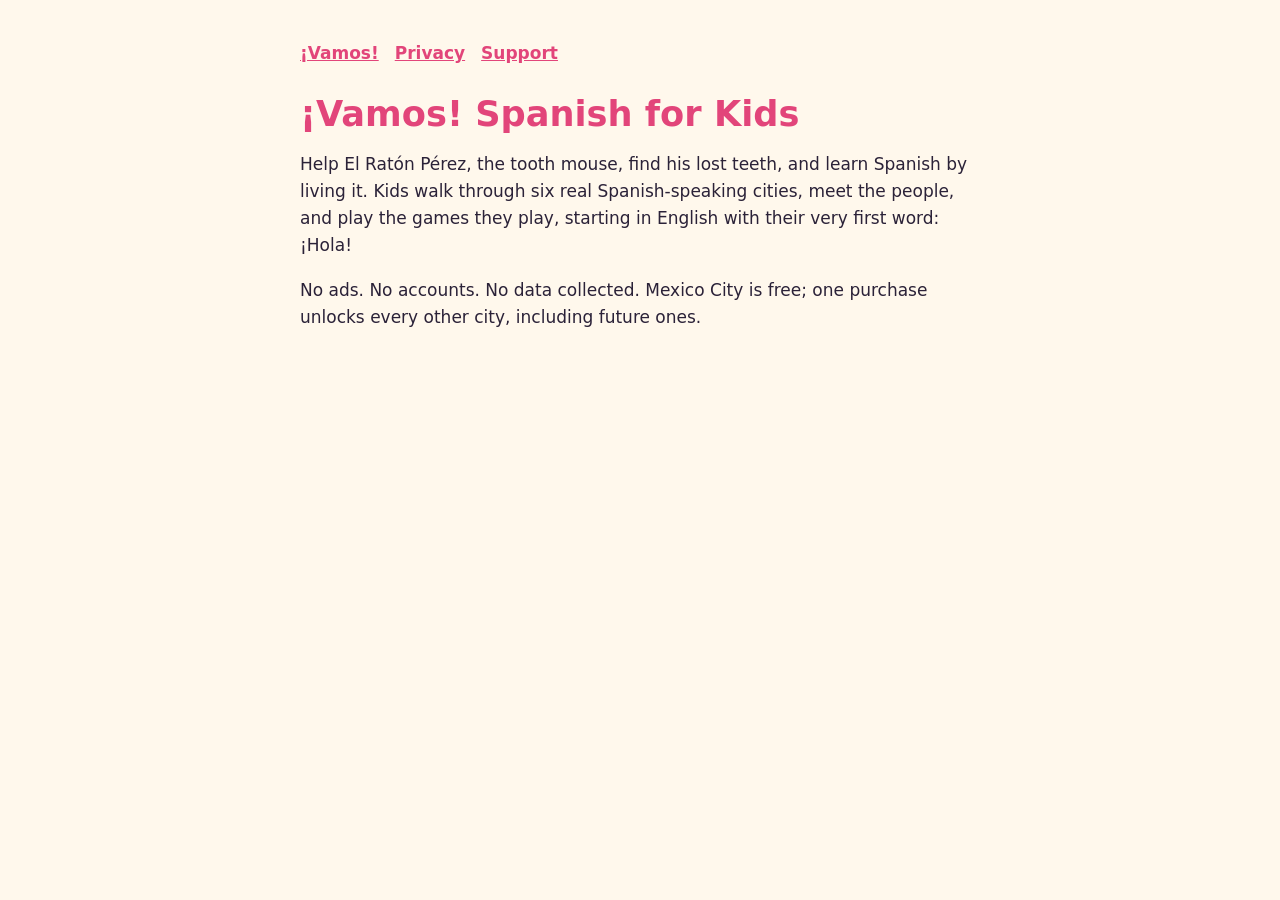
<file: index.html>
<!doctype html><html lang="en"><head><meta charset="utf-8"><meta name="viewport" content="width=device-width,initial-scale=1">
<title>¡Vamos! Spanish for Kids</title><link rel="stylesheet" href="style.css"></head><body><main>
<nav><a href="index.html">¡Vamos!</a><a href="privacy.html">Privacy</a><a href="support.html">Support</a></nav>
<h1>¡Vamos! Spanish for Kids</h1>
<p>Help El Ratón Pérez, the tooth mouse, find his lost teeth, and learn Spanish by living it. Kids walk through six real Spanish-speaking cities, meet the people, and play the games they play, starting in English with their very first word: ¡Hola!</p>
<p>No ads. No accounts. No data collected. Mexico City is free; one purchase unlocks every other city, including future ones.</p>
</main></body></html>
</file>
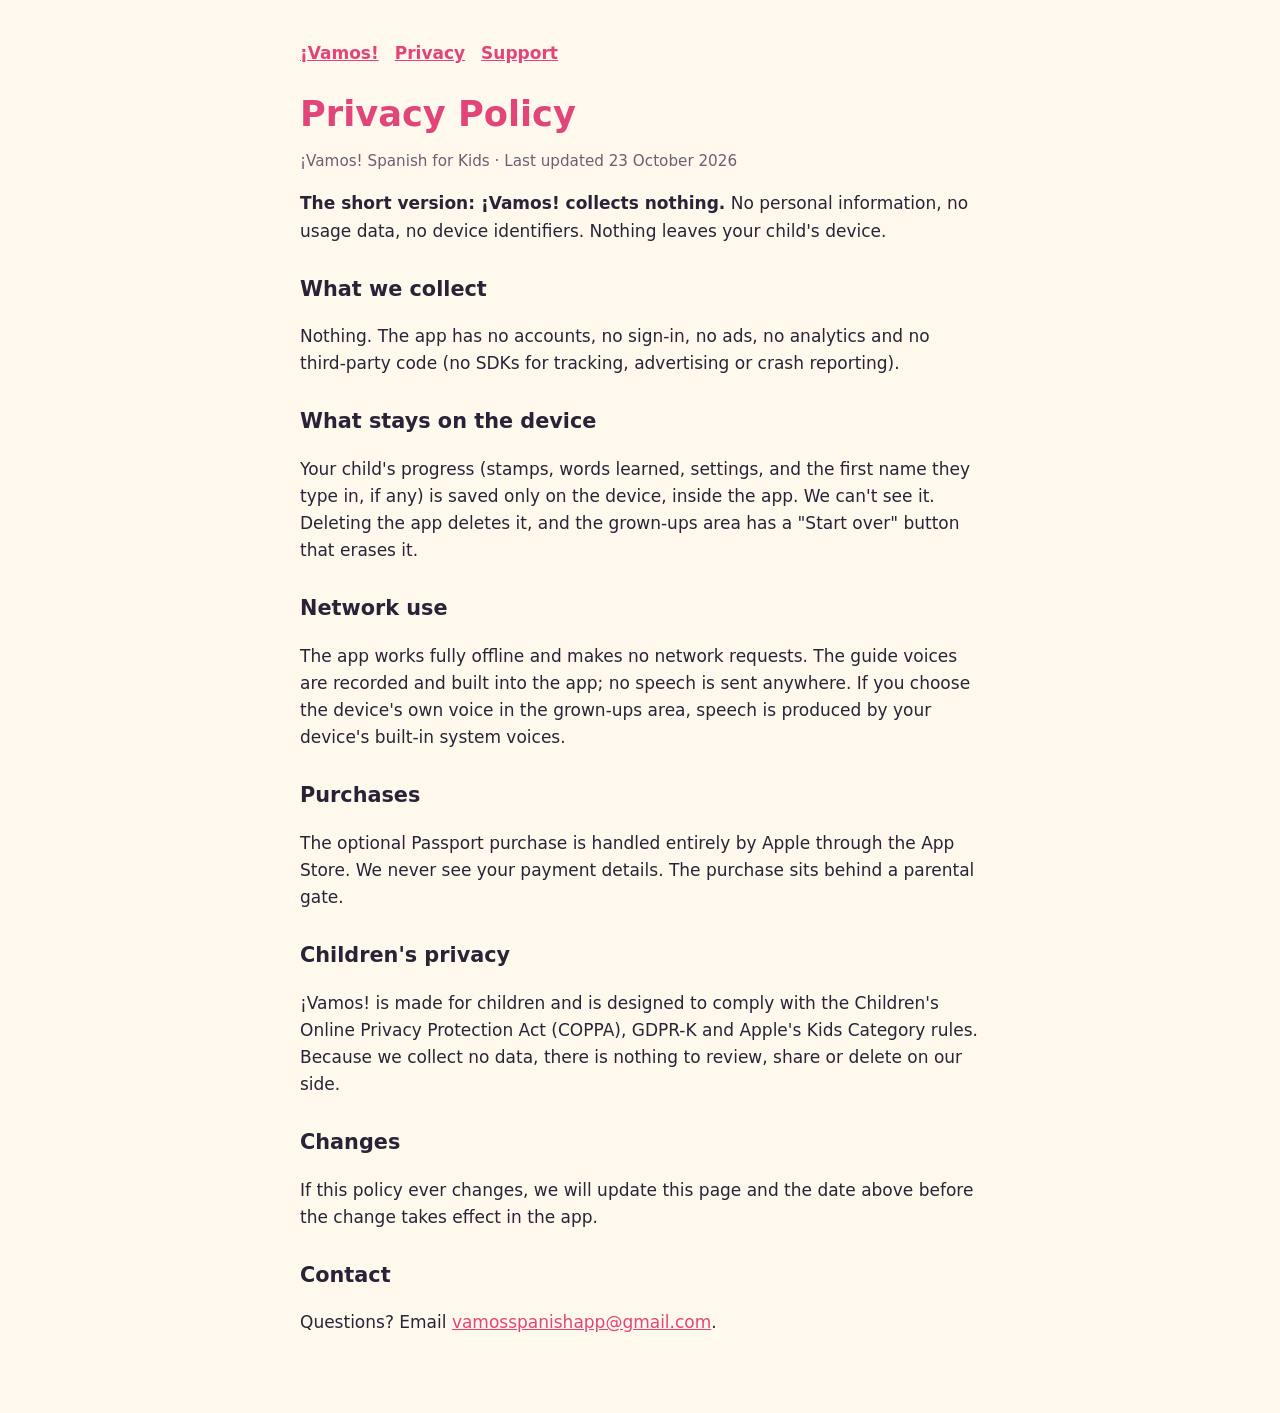
<file: privacy.html>
<!doctype html><html lang="en"><head><meta charset="utf-8"><meta name="viewport" content="width=device-width,initial-scale=1">
<title>¡Vamos! Privacy Policy</title><link rel="stylesheet" href="style.css"></head><body><main>
<nav><a href="index.html">¡Vamos!</a><a href="privacy.html">Privacy</a><a href="support.html">Support</a></nav>
<h1>Privacy Policy</h1><p class="muted">¡Vamos! Spanish for Kids · Last updated 23 October 2026</p>
<p><b>The short version: ¡Vamos! collects nothing.</b> No personal information, no usage data, no device identifiers. Nothing leaves your child's device.</p>
<h2>What we collect</h2><p>Nothing. The app has no accounts, no sign-in, no ads, no analytics and no third-party code (no SDKs for tracking, advertising or crash reporting).</p>
<h2>What stays on the device</h2><p>Your child's progress (stamps, words learned, settings, and the first name they type in, if any) is saved only on the device, inside the app. We can't see it. Deleting the app deletes it, and the grown-ups area has a "Start over" button that erases it.</p>
<h2>Network use</h2><p>The app works fully offline and makes no network requests. The guide voices are recorded and built into the app; no speech is sent anywhere. If you choose the device's own voice in the grown-ups area, speech is produced by your device's built-in system voices.</p>
<h2>Purchases</h2><p>The optional Passport purchase is handled entirely by Apple through the App Store. We never see your payment details. The purchase sits behind a parental gate.</p>
<h2>Children's privacy</h2><p>¡Vamos! is made for children and is designed to comply with the Children's Online Privacy Protection Act (COPPA), GDPR-K and Apple's Kids Category rules. Because we collect no data, there is nothing to review, share or delete on our side.</p>
<h2>Changes</h2><p>If this policy ever changes, we will update this page and the date above before the change takes effect in the app.</p>
<h2>Contact</h2><p>Questions? Email <a href="mailto:vamosspanishapp@gmail.com">vamosspanishapp@gmail.com</a>.</p>
</main></body></html>
</file>
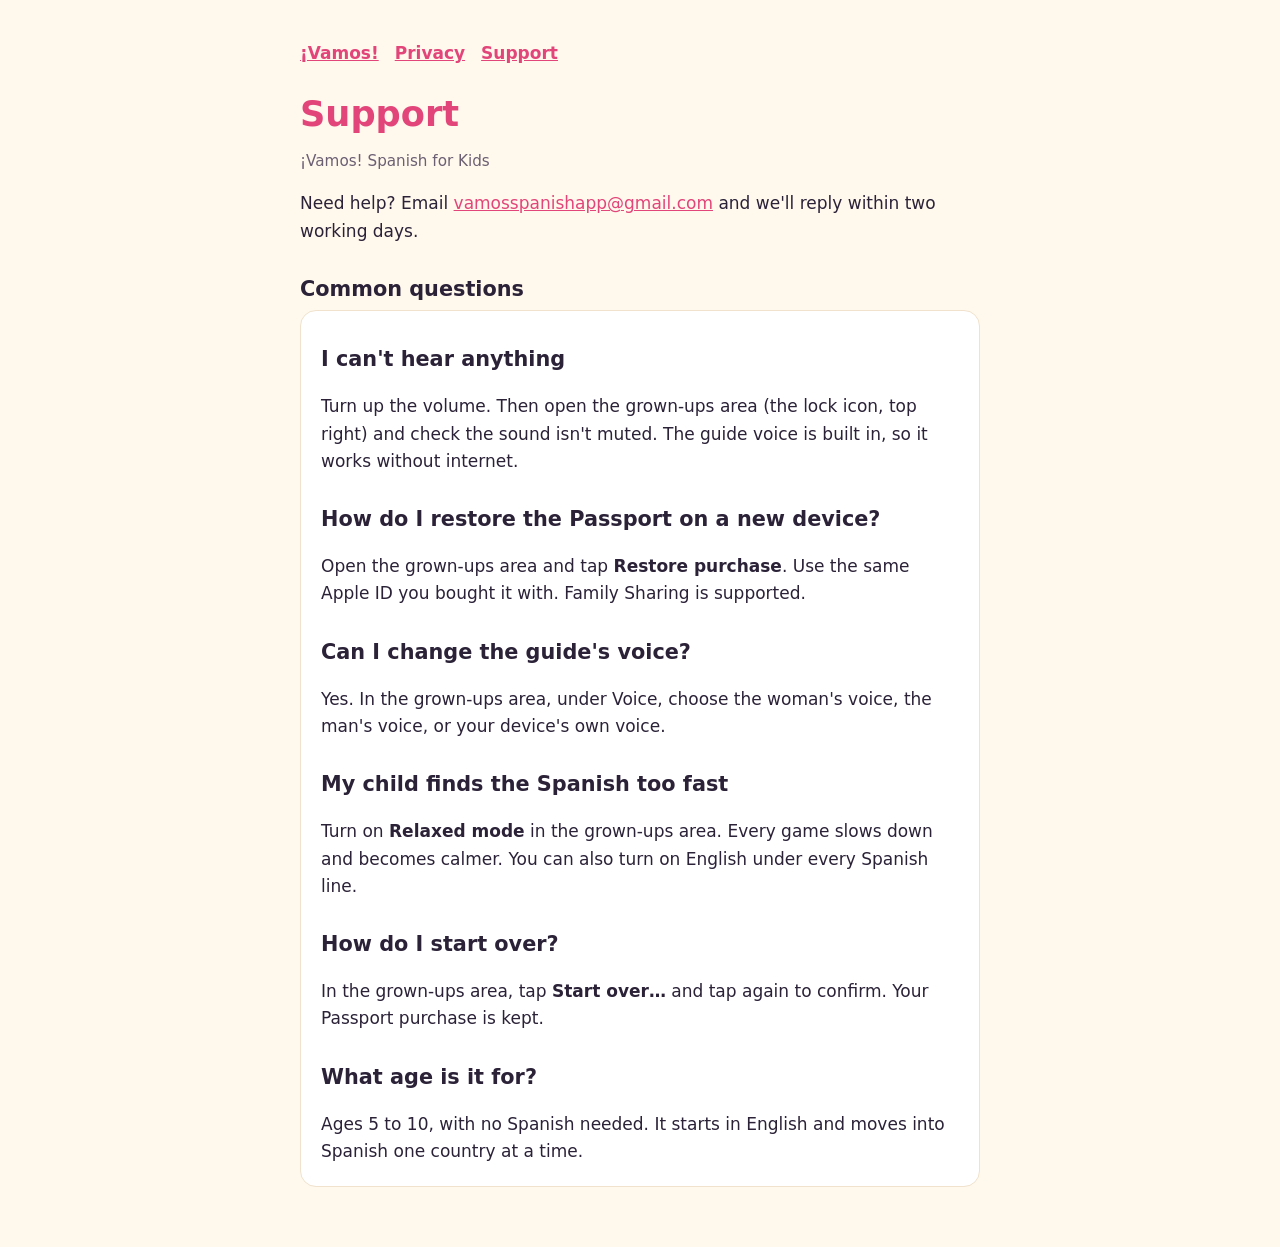
<file: support.html>
<!doctype html><html lang="en"><head><meta charset="utf-8"><meta name="viewport" content="width=device-width,initial-scale=1">
<title>¡Vamos! Support</title><link rel="stylesheet" href="style.css"></head><body><main>
<nav><a href="index.html">¡Vamos!</a><a href="privacy.html">Privacy</a><a href="support.html">Support</a></nav>
<h1>Support</h1><p class="muted">¡Vamos! Spanish for Kids</p>
<p>Need help? Email <a href="mailto:vamosspanishapp@gmail.com">vamosspanishapp@gmail.com</a> and we'll reply within two working days.</p>
<h2>Common questions</h2>
<div class="card">
<h2>I can't hear anything</h2><p>Turn up the volume. Then open the grown-ups area (the lock icon, top right) and check the sound isn't muted. The guide voice is built in, so it works without internet.</p>
<h2>How do I restore the Passport on a new device?</h2><p>Open the grown-ups area and tap <b>Restore purchase</b>. Use the same Apple ID you bought it with. Family Sharing is supported.</p>
<h2>Can I change the guide's voice?</h2><p>Yes. In the grown-ups area, under Voice, choose the woman's voice, the man's voice, or your device's own voice.</p>
<h2>My child finds the Spanish too fast</h2><p>Turn on <b>Relaxed mode</b> in the grown-ups area. Every game slows down and becomes calmer. You can also turn on English under every Spanish line.</p>
<h2>How do I start over?</h2><p>In the grown-ups area, tap <b>Start over…</b> and tap again to confirm. Your Passport purchase is kept.</p>
<h2>What age is it for?</h2><p>Ages 5 to 10, with no Spanish needed. It starts in English and moves into Spanish one country at a time.</p>
</div></main></body></html>
</file>
<file: style.css>
:root{--bg:#fff8ec;--fg:#2b2238;--muted:#6b5f73;--accent:#e2457a;--card:#ffffff;--line:#f0e2cc}
@media (prefers-color-scheme:dark){:root{--bg:#1f1a26;--fg:#f4ecf7;--muted:#b8adbf;--accent:#ff7aa5;--card:#2a2333;--line:#3a3145}}
body{margin:0;background:var(--bg);color:var(--fg);font:17px/1.6 Nunito,system-ui,-apple-system,sans-serif}
main{max-width:680px;margin:0 auto;padding:40px max(20px,env(safe-area-inset-left)) 60px}
h1{font-family:"Baloo 2",system-ui,sans-serif;font-size:2.2rem;line-height:1.1;margin:0 0 4px;color:var(--accent)}
h2{font-family:"Baloo 2",system-ui,sans-serif;font-size:1.3rem;margin:28px 0 4px}
p,li{color:var(--fg)}.muted{color:var(--muted);font-size:.95rem}
nav{display:flex;gap:16px;margin-bottom:28px;font-weight:700}a{color:var(--accent)}
.card{background:var(--card);border:1px solid var(--line);border-radius:16px;padding:4px 20px}
</file>
